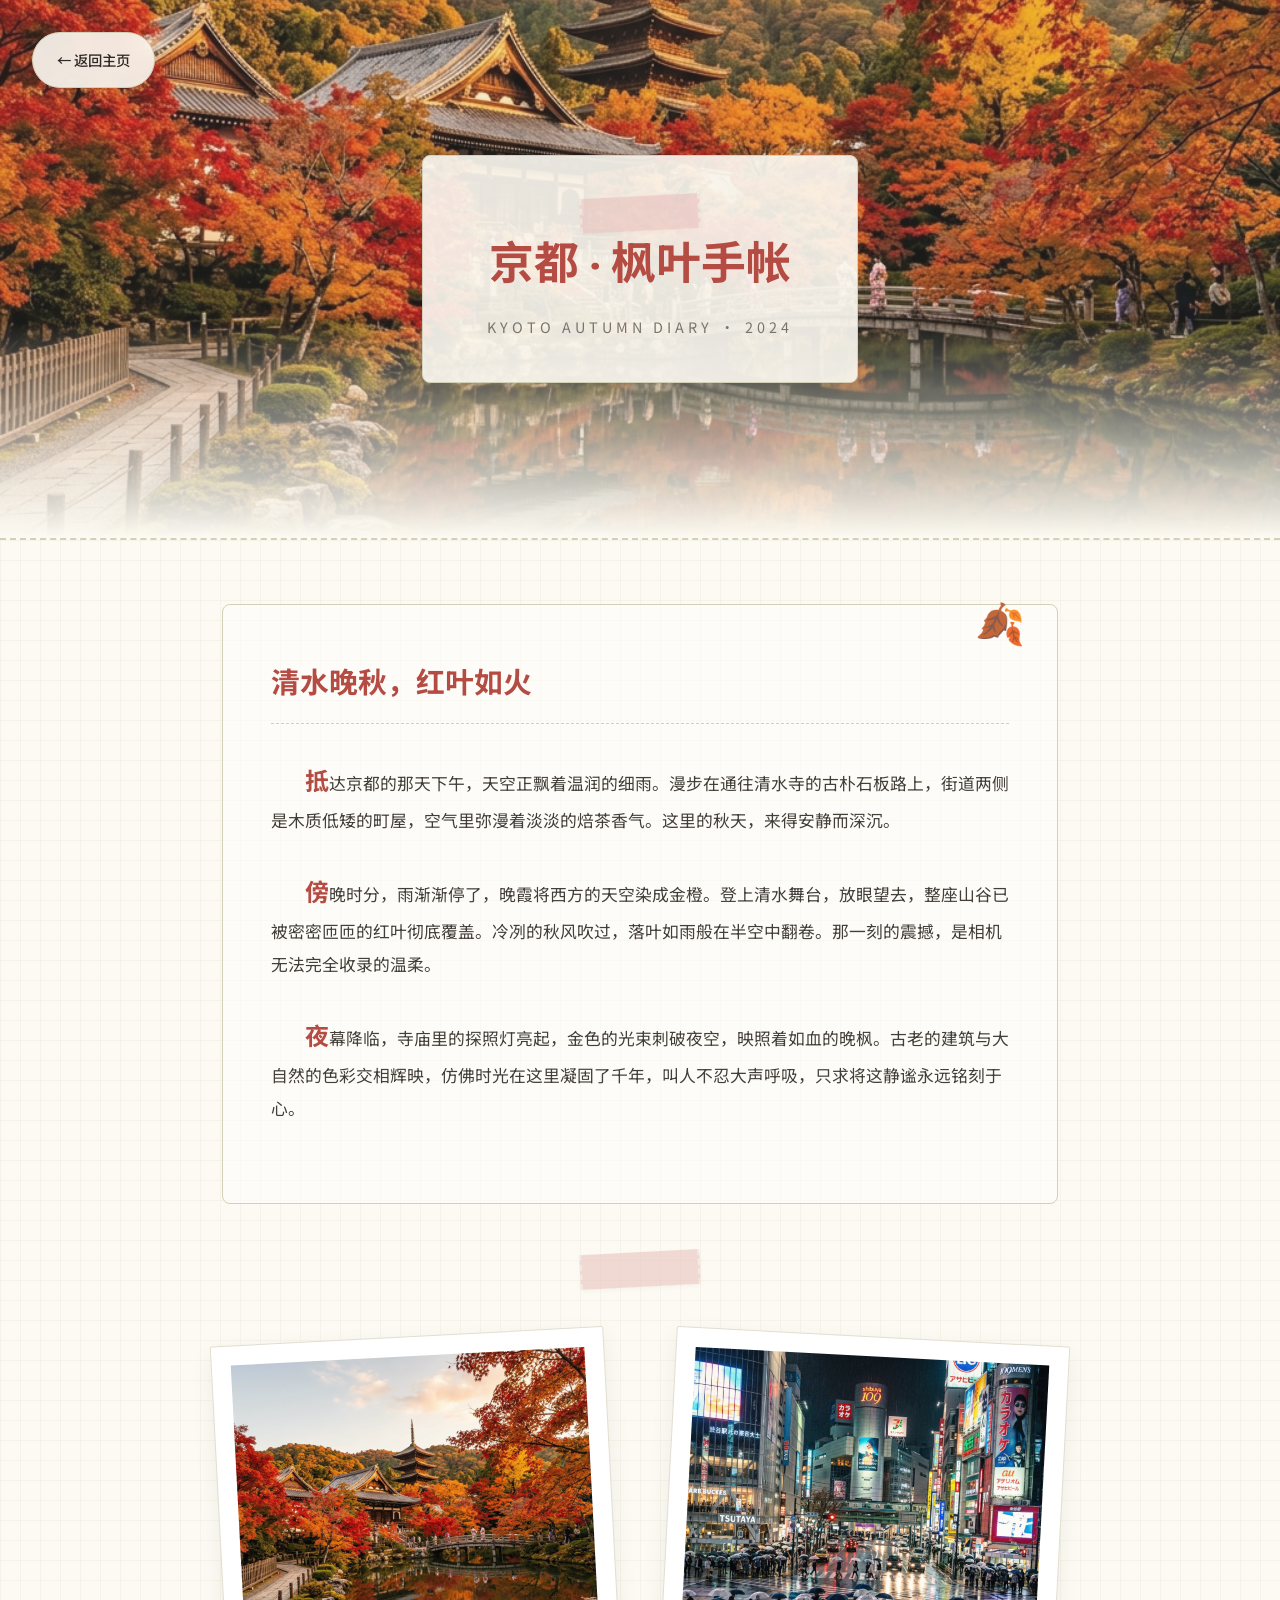
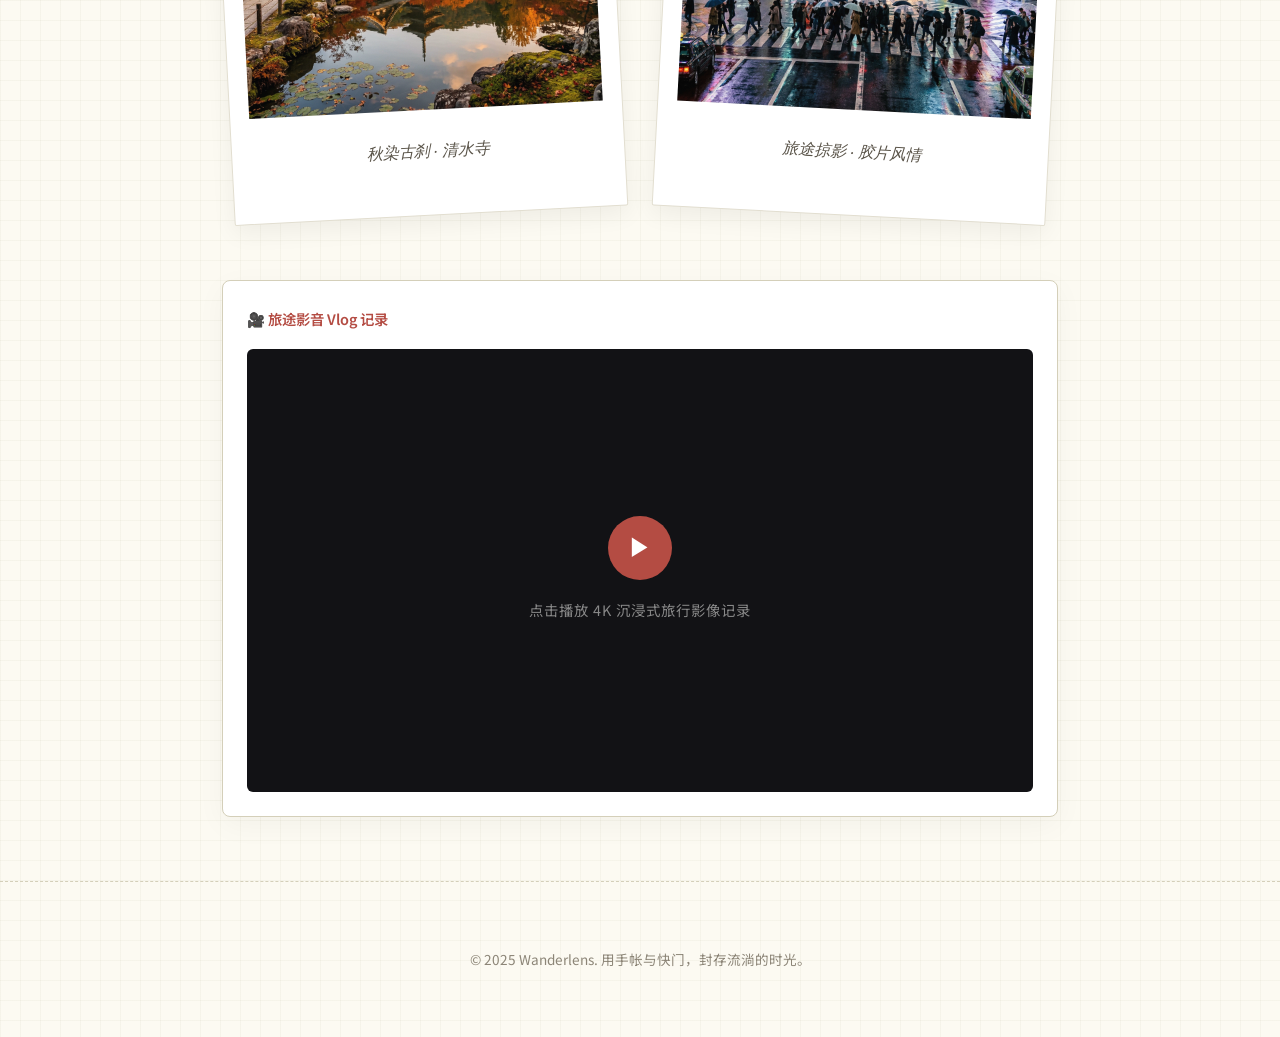
<file: http/kyoto.html>
<!DOCTYPE html>
<html lang="zh-CN">
<head>
  <meta charset="UTF-8">
  <meta name="viewport" content="width=device-width, initial-scale=1.0">
  <title>京都记事 | 漫行世界</title>
  <link rel="stylesheet" href="style.css">
  <style>
    /* ===== SCRAPBOOK JOURNAL EXCLUSIVE THEME ===== */
    :root {
      --sb-bg: #fcfaf2; /* Warm paper white */
      --sb-text: #2d2926; /* Deep charcoal */
      --sb-accent: #b44c43; /* Japanese maple crimson */
      --sb-accent-light: #e5b9b5;
      --sb-border: #d4cfb9;
      --sb-tape: rgba(229, 185, 181, 0.5);
    }

    body.scrapbook {
      background-color: var(--sb-bg);
      color: var(--sb-text);
      font-family: 'Noto Sans SC', serif;
      background-image: 
        linear-gradient(rgba(212, 207, 185, 0.15) 1px, transparent 1px),
        linear-gradient(90deg, rgba(212, 207, 185, 0.15) 1px, transparent 1px);
      background-size: 20px 20px; /* Graph paper texture */
      line-height: 2;
    }

    /* Floating Back Button */
    .back-btn {
      position: fixed; top: 2rem; left: 2rem; z-index: 100;
      display: inline-flex; align-items: center; gap: 0.5rem;
      padding: 0.8rem 1.5rem;
      background: rgba(252, 250, 242, 0.9);
      border: 1px solid var(--sb-border);
      border-radius: 30px;
      color: var(--sb-text);
      text-decoration: none;
      font-size: 0.9rem; font-weight: 500;
      box-shadow: 0 4px 15px rgba(0,0,0,0.05);
      backdrop-filter: blur(10px);
      transition: all 0.3s ease;
    }
    .back-btn:hover {
      background: var(--sb-accent);
      color: #fff;
      border-color: var(--sb-accent);
      transform: translateX(-5px);
    }

    /* Scrapbook Header */
    .sb-hero {
      height: 60vh; position: relative;
      display: flex; align-items: center; justify-content: center;
      overflow: hidden;
      border-bottom: 2px dashed var(--sb-border);
    }
    .sb-hero img {
      position: absolute; inset: 0;
      width: 100%; height: 100%; object-fit: cover;
      filter: sepia(10%) brightness(95%);
    }
    .sb-hero::after {
      content: ''; position: absolute; inset: 0;
      background: linear-gradient(to bottom, rgba(252,250,242,0.1) 60%, var(--sb-bg));
    }
    .sb-hero-content {
      position: relative; z-index: 2; text-align: center;
      background: rgba(252, 250, 242, 0.9);
      padding: 2.5rem 4rem;
      border: 1px solid var(--sb-border);
      box-shadow: 0 10px 30px rgba(0,0,0,0.05);
      border-radius: 8px;
      max-width: 90%;
    }
    .sb-hero-content h1 {
      font-size: 2.8rem; color: var(--sb-accent);
      margin-bottom: 0.5rem; font-weight: 700;
    }
    .sb-hero-subtitle {
      font-size: 0.9rem; text-transform: uppercase; letter-spacing: 4px;
      color: #7a756b;
    }

    /* Main Content Container */
    .sb-container {
      max-width: 900px; margin: 4rem auto;
      padding: 0 2rem;
    }

    /* Hand-drawn Washi Tape Effect */
    .washi-tape {
      width: 120px; height: 35px;
      background: var(--sb-tape);
      margin: 0 auto -15px;
      transform: rotate(-3deg);
      box-shadow: 0 2px 5px rgba(0,0,0,0.03);
      border-left: 2px dashed rgba(255,255,255,0.4);
      border-right: 2px dashed rgba(255,255,255,0.4);
    }

    /* Polaroid Image Gallery */
    .polaroid-gallery {
      display: grid; grid-template-columns: 1fr 1fr;
      gap: 3rem; margin: 4rem 0;
    }
    .polaroid {
      background: #fff;
      padding: 1.2rem 1.2rem 3rem;
      border: 1px solid #e2ded0;
      box-shadow: 0 8px 25px rgba(0,0,0,0.06);
      border-radius: 2px;
      transition: transform 0.4s ease;
    }
    .polaroid img {
      width: 100%; aspect-ratio: 1; object-fit: cover;
      filter: contrast(95%) sepia(5%);
      margin-bottom: 1rem;
    }
    .polaroid-caption {
      font-family: 'Playfair Display', serif;
      text-align: center; font-size: 1rem;
      font-style: italic; color: #5a5449;
    }
    .polaroid.left { transform: rotate(-3deg); }
    .polaroid.right { transform: rotate(3deg); }
    .polaroid:hover {
      transform: scale(1.03) rotate(0deg);
      z-index: 10;
    }

    /* Video Player Area */
    .video-journal {
      background: #fff;
      border: 1px solid var(--sb-border);
      border-radius: 8px;
      padding: 1.5rem;
      margin: 4rem 0;
      box-shadow: 0 8px 30px rgba(0,0,0,0.04);
    }
    .video-label {
      font-size: 0.9rem; color: var(--sb-accent);
      margin-bottom: 1rem; font-weight: 600;
      display: flex; align-items: center; gap: 0.5rem;
    }
    .video-container {
      position: relative; width: 100%; aspect-ratio: 16/9;
      background: #121215; border-radius: 6px;
      overflow: hidden;
      display: flex; align-items: center; justify-content: center;
    }
    .video-placeholder {
      color: #888; text-align: center;
    }
    .play-btn {
      width: 64px; height: 64px; border-radius: 50%;
      background: var(--sb-accent); color: white;
      border: none; cursor: pointer; font-size: 1.5rem;
      display: inline-flex; align-items: center; justify-content: center;
      margin-bottom: 1rem;
      transition: transform 0.3s ease;
    }
    .play-btn:hover { transform: scale(1.1); }

    /* Journal Paragraph Style */
    .journal-entry {
      background: rgba(255, 255, 255, 0.4);
      border: 1px solid var(--sb-border);
      border-radius: 8px;
      padding: 3rem;
      margin: 3rem 0;
      position: relative;
    }
    .journal-entry::before {
      content: '🍂'; position: absolute; top: -1.5rem; right: 2rem;
      font-size: 2.5rem;
    }
    .journal-title {
      font-size: 1.8rem; color: var(--sb-accent);
      margin-bottom: 2rem; font-weight: 700;
      border-bottom: 1px dashed var(--sb-border);
      padding-bottom: 0.8rem;
    }
    .journal-entry p {
      font-size: 1.05rem; margin-bottom: 1.8rem;
      text-indent: 2em; color: #433e38;
    }
    .journal-entry p::first-letter {
      font-size: 1.5rem; color: var(--sb-accent);
      font-weight: bold;
    }

    /* Page Footer */
    .sb-footer {
      text-align: center; padding: 4rem 2rem;
      border-top: 1px dashed var(--sb-border);
      color: #8c8577; font-size: 0.85rem;
    }
  </style>
</head>
<body class="scrapbook">

  <!-- Floating Back Button -->
  <a href="./index.html" class="back-btn">← 返回主页</a>

  <!-- Header Banner -->
  <section class="sb-hero">
    <img src="images/dest_kyoto.png" alt="京都秋色">
    <div class="sb-hero-content">
      <div class="washi-tape" style="top: -45px; left: -10px;"></div>
      <h1>京都 · 枫叶手帐</h1>
      <p class="sb-hero-subtitle">Kyoto Autumn Diary · 2024</p>
    </div>
  </section>

  <!-- Content Container -->
  <main class="sb-container">

    <!-- Journal Section -->
    <article class="journal-entry">
      <h2 class="journal-title">清水晚秋，红叶如火</h2>
      <p>
        抵达京都的那天下午，天空正飘着温润的细雨。漫步在通往清水寺的古朴石板路上，街道两侧是木质低矮的町屋，空气里弥漫着淡淡的焙茶香气。这里的秋天，来得安静而深沉。
      </p>
      <p>
        傍晚时分，雨渐渐停了，晚霞将西方的天空染成金橙。登上清水舞台，放眼望去，整座山谷已被密密匝匝的红叶彻底覆盖。冷冽的秋风吹过，落叶如雨般在半空中翻卷。那一刻的震撼，是相机无法完全收录的温柔。
      </p>
      <p>
        夜幕降临，寺庙里的探照灯亮起，金色的光束刺破夜空，映照着如血的晚枫。古老的建筑与大自然的色彩交相辉映，仿佛时光在这里凝固了千年，叫人不忍大声呼吸，只求将这静谧永远铭刻于心。
      </p>
    </article>

    <!-- Polaroid Gallery -->
    <section>
      <div class="washi-tape"></div>
      <div class="polaroid-gallery">
        <div class="polaroid left">
          <img src="images/dest_kyoto.png" alt="古寺一隅">
          <div class="polaroid-caption">秋染古刹 · 清水寺</div>
        </div>
        <div class="polaroid right">
          <img src="images/dest_tokyo.png" alt="霓虹掠影">
          <div class="polaroid-caption">旅途掠影 · 胶片风情</div>
        </div>
      </div>
    </section>

    <!-- Video Journal Placeholder -->
    <section class="video-journal">
      <div class="video-label">🎥 旅途影音 Vlog 记录</div>
      <div class="video-container">
        <div class="video-placeholder">
          <button class="play-btn" onclick="alert('即将播放 Kyoto Travel Video...')">▶</button>
          <p style="font-size:0.9rem; letter-spacing: 1px;">点击播放 4K 沉浸式旅行影像记录</p>
        </div>
      </div>
    </section>

  </main>

  <footer class="sb-footer">
    <p>© 2025 Wanderlens. 用手帐与快门，封存流淌的时光。</p>
  </footer>

</body>
</html>
</file>
<file: http/style.css>
@import url('https://fonts.googleapis.com/css2?family=Playfair+Display:ital,wght@0,400;0,700;1,400&family=Inter:wght@300;400;500;600&family=Noto+Sans+SC:wght@300;400;500;700&display=swap');

*, *::before, *::after { margin: 0; padding: 0; box-sizing: border-box; }

:root {
  --bg-primary: #0a0a0f;
  --bg-secondary: #12121a;
  --bg-card: #1a1a2e;
  --text-primary: #f0ece2;
  --text-secondary: #a8a4b8;
  --accent: #c9a96e;
  --accent-light: #e0c98f;
  --glass: rgba(255,255,255,0.05);
  --glass-border: rgba(255,255,255,0.08);
  --shadow: 0 8px 32px rgba(0,0,0,0.4);
  --transition: 0.4s cubic-bezier(0.25,0.46,0.45,0.94);
}

html { scroll-behavior: smooth; font-size: 16px; }
body {
  font-family: 'Inter', 'Noto Sans SC', sans-serif;
  background: var(--bg-primary);
  color: var(--text-primary);
  overflow-x: hidden;
  line-height: 1.7;
}

h1, h2, h3, h4 { font-family: 'Playfair Display', 'Noto Sans SC', serif; font-weight: 700; }

/* ===== NAVIGATION ===== */
.nav {
  position: fixed; top: 0; left: 0; width: 100%; z-index: 1000;
  padding: 1.2rem 3rem;
  display: flex; justify-content: space-between; align-items: center;
  transition: var(--transition);
}
.nav.scrolled {
  background: rgba(10,10,15,0.92);
  backdrop-filter: blur(20px);
  border-bottom: 1px solid var(--glass-border);
}
.nav-logo {
  font-family: 'Playfair Display', serif;
  font-size: 1.5rem; font-weight: 700;
  color: var(--text-primary);
  text-decoration: none;
  letter-spacing: 2px;
}
.nav-logo span { color: var(--accent); }
.nav-links { display: flex; gap: 2.5rem; list-style: none; }
.nav-links a {
  color: var(--text-secondary);
  text-decoration: none;
  font-size: 0.85rem;
  font-weight: 500;
  letter-spacing: 1.5px;
  text-transform: uppercase;
  transition: var(--transition);
  position: relative;
}
.nav-links a::after {
  content: ''; position: absolute; bottom: -4px; left: 0;
  width: 0; height: 1.5px;
  background: var(--accent);
  transition: var(--transition);
}
.nav-links a:hover { color: var(--accent); }
.nav-links a:hover::after { width: 100%; }

.menu-toggle { display: none; background: none; border: none; cursor: pointer; padding: 0.5rem; }
.menu-toggle span {
  display: block; width: 24px; height: 2px;
  background: var(--text-primary);
  margin: 5px 0; transition: var(--transition);
}

/* ===== HERO SECTION ===== */
.hero {
  position: relative; height: 100vh; width: 100%;
  display: flex; align-items: center; justify-content: center;
  overflow: hidden;
}
.hero-bg {
  position: absolute; top: 0; left: 0; width: 100%; height: 100%;
  object-fit: cover;
  transform: scale(1.05);
  animation: heroZoom 20s ease-in-out infinite alternate;
}
@keyframes heroZoom { from { transform: scale(1); } to { transform: scale(1.08); } }
.hero-overlay {
  position: absolute; top: 0; left: 0; width: 100%; height: 100%;
  background: linear-gradient(180deg, rgba(10,10,15,0.3) 0%, rgba(10,10,15,0.5) 50%, rgba(10,10,15,0.95) 100%);
}
.hero-content {
  position: relative; z-index: 2;
  text-align: center;
  animation: fadeUp 1.5s ease-out;
}
@keyframes fadeUp {
  from { opacity: 0; transform: translateY(40px); }
  to { opacity: 1; transform: translateY(0); }
}
.hero-subtitle {
  font-size: 0.9rem; letter-spacing: 6px; text-transform: uppercase;
  color: var(--accent); margin-bottom: 1.5rem; font-weight: 500;
}
.hero-title {
  font-size: clamp(2.5rem, 6vw, 5rem);
  line-height: 1.15;
  margin-bottom: 1.5rem;
  background: linear-gradient(135deg, var(--text-primary) 0%, var(--accent-light) 100%);
  -webkit-background-clip: text; -webkit-text-fill-color: transparent;
  background-clip: text;
}
.hero-desc {
  font-size: 1.1rem; color: var(--text-secondary);
  max-width: 500px; margin: 0 auto 2.5rem;
  font-weight: 300;
}
.hero-cta {
  display: inline-flex; align-items: center; gap: 0.8rem;
  padding: 0.9rem 2.5rem;
  background: transparent;
  border: 1.5px solid var(--accent);
  color: var(--accent);
  font-family: 'Inter', sans-serif;
  font-size: 0.85rem;
  letter-spacing: 2px;
  text-transform: uppercase;
  text-decoration: none;
  cursor: pointer;
  transition: var(--transition);
}
.hero-cta:hover {
  background: var(--accent);
  color: var(--bg-primary);
}
.scroll-indicator {
  position: absolute; bottom: 2rem; left: 50%;
  transform: translateX(-50%);
  display: flex; flex-direction: column; align-items: center;
  gap: 0.5rem; z-index: 2;
  animation: bounce 2s infinite;
}
@keyframes bounce { 0%,100% { transform: translateX(-50%) translateY(0); } 50% { transform: translateX(-50%) translateY(10px); } }
.scroll-indicator span { font-size: 0.7rem; letter-spacing: 3px; text-transform: uppercase; color: var(--text-secondary); }
.scroll-line { width: 1px; height: 40px; background: linear-gradient(to bottom, var(--accent), transparent); }

/* ===== SECTION COMMON ===== */
.section { padding: 8rem 3rem; max-width: 1400px; margin: 0 auto; }
.section-header { text-align: center; margin-bottom: 5rem; }
.section-label {
  font-size: 0.8rem; letter-spacing: 4px; text-transform: uppercase;
  color: var(--accent); margin-bottom: 1rem; font-weight: 500;
}
.section-title {
  font-size: clamp(2rem, 4vw, 3.2rem);
  margin-bottom: 1.2rem;
}
.section-desc {
  color: var(--text-secondary); max-width: 600px; margin: 0 auto;
  font-size: 1rem; font-weight: 300;
}
.divider {
  width: 60px; height: 2px;
  background: linear-gradient(to right, transparent, var(--accent), transparent);
  margin: 1.5rem auto 0;
}

/* ===== FOOTPRINT MAP ===== */
.map-section { padding: 6rem 3rem; }
.map-container {
  max-width: 1200px; margin: 0 auto;
  background: var(--bg-secondary);
  border-radius: 16px;
  border: 1px solid var(--glass-border);
  padding: 3rem;
  position: relative;
  overflow: hidden;
}
.map-container::before {
  content: ''; position: absolute; top: -50%; left: -50%;
  width: 200%; height: 200%;
  background: radial-gradient(circle at 30% 40%, rgba(201,169,110,0.03) 0%, transparent 50%);
  pointer-events: none;
}
.world-map {
  width: 100%; max-width: 1000px; margin: 0 auto;
  position: relative; display: block;
}
.world-map svg { width: 100%; height: auto; }
.world-map svg path {
  fill: #161624; stroke: #2a2a40; stroke-width: 0.8;
  transition: all 0.5s ease-in-out;
  cursor: pointer;
}
.world-map svg path:hover {
  fill: #222238;
}
.world-map svg path.visited {
  fill: var(--accent);
  filter: drop-shadow(0 0 4px rgba(201, 169, 110, 0.4));
  opacity: 0.85;
}
.world-map svg path.visited:hover {
  fill: var(--accent-light);
  filter: drop-shadow(0 0 12px rgba(201, 169, 110, 0.8));
  opacity: 1;
}

.map-stats {
  display: flex; justify-content: center; gap: 4rem;
  margin-top: 3rem; flex-wrap: wrap;
}
.stat-item { text-align: center; }
.stat-number {
  font-family: 'Playfair Display', serif;
  font-size: 3rem; color: var(--accent);
  line-height: 1;
}
.stat-label {
  font-size: 0.8rem; color: var(--text-secondary);
  letter-spacing: 2px; text-transform: uppercase;
  margin-top: 0.5rem;
}

/* ===== DESTINATIONS GRID ===== */
.dest-filters {
  display: flex; justify-content: center; gap: 1rem;
  margin-bottom: 3rem; flex-wrap: wrap;
}
.filter-btn {
  padding: 0.6rem 1.8rem;
  background: transparent;
  border: 1px solid var(--glass-border);
  color: var(--text-secondary);
  font-family: 'Inter', sans-serif;
  font-size: 0.8rem;
  letter-spacing: 1px;
  cursor: pointer;
  transition: var(--transition);
  border-radius: 30px;
}
.filter-btn:hover, .filter-btn.active {
  border-color: var(--accent);
  color: var(--accent);
  background: rgba(201,169,110,0.08);
}

.dest-grid {
  display: grid;
  grid-template-columns: repeat(auto-fill, minmax(320px, 1fr));
  gap: 1.5rem;
}
.dest-card {
  position: relative;
  border-radius: 12px;
  overflow: hidden;
  cursor: pointer;
  aspect-ratio: 4/3;
  group: dest;
}
.dest-card:nth-child(1) { grid-row: span 2; aspect-ratio: auto; }
.dest-card img {
  width: 100%; height: 100%; object-fit: cover;
  transition: transform 0.8s cubic-bezier(0.25,0.46,0.45,0.94);
}
.dest-card:hover img { transform: scale(1.08); }
.dest-card-overlay {
  position: absolute; inset: 0;
  background: linear-gradient(0deg, rgba(0,0,0,0.8) 0%, transparent 60%);
  display: flex; flex-direction: column;
  justify-content: flex-end;
  padding: 2rem;
  transition: var(--transition);
}
.dest-card:hover .dest-card-overlay {
  background: linear-gradient(0deg, rgba(0,0,0,0.9) 0%, rgba(201,169,110,0.1) 100%);
}
.dest-card-tag {
  font-size: 0.7rem; letter-spacing: 2px; text-transform: uppercase;
  color: var(--accent); margin-bottom: 0.5rem;
}
.dest-card-title {
  font-family: 'Playfair Display', serif;
  font-size: 1.4rem; margin-bottom: 0.3rem;
}
.dest-card-count {
  font-size: 0.8rem; color: var(--text-secondary);
  opacity: 0; transform: translateY(10px);
  transition: var(--transition);
}
.dest-card:hover .dest-card-count { opacity: 1; transform: translateY(0); }

/* ===== TIMELINE ===== */
.timeline-container { position: relative; max-width: 1000px; margin: 0 auto; }
.timeline-line {
  position: absolute; left: 50%; top: 0;
  width: 1px; height: 100%;
  background: linear-gradient(to bottom, transparent, var(--accent), var(--accent), transparent);
  transform: translateX(-50%);
}
.timeline-item {
  display: flex; align-items: center;
  margin-bottom: 5rem; position: relative;
  opacity: 0; transform: translateY(30px);
  transition: all 0.6s ease-out;
}
.timeline-item.visible { opacity: 1; transform: translateY(0); }
.timeline-item:nth-child(odd) { flex-direction: row; }
.timeline-item:nth-child(even) { flex-direction: row-reverse; }
.timeline-item:nth-child(odd) .tl-content { padding-right: 4rem; text-align: right; }
.timeline-item:nth-child(even) .tl-content { padding-left: 4rem; text-align: left; }

.tl-dot {
  position: absolute; left: 50%;
  transform: translateX(-50%);
  width: 14px; height: 14px;
  background: var(--accent);
  border-radius: 50%;
  border: 3px solid var(--bg-primary);
  z-index: 2;
  box-shadow: 0 0 20px rgba(201,169,110,0.3);
}
.tl-content { width: 50%; }
.tl-year {
  font-family: 'Playfair Display', serif;
  font-size: 0.9rem; color: var(--accent);
  letter-spacing: 2px; margin-bottom: 0.8rem;
}
.tl-image {
  width: 100%; border-radius: 10px;
  overflow: hidden; margin-bottom: 1rem;
  aspect-ratio: 16/9;
}
.tl-image img { width: 100%; height: 100%; object-fit: cover; transition: transform 0.6s ease; }
.tl-image:hover img { transform: scale(1.05); }
.tl-title {
  font-family: 'Playfair Display', serif;
  font-size: 1.3rem; margin-bottom: 0.4rem;
}
.tl-desc { font-size: 0.9rem; color: var(--text-secondary); font-weight: 300; }

.timeline-year-marker {
  text-align: center; position: relative;
  margin: 4rem 0;
}
.timeline-year-marker span {
  font-family: 'Playfair Display', serif;
  font-size: 2.5rem; color: var(--accent);
  background: var(--bg-primary);
  padding: 0 2rem;
  position: relative; z-index: 2;
}

/* ===== GALLERY ===== */
.gallery-tabs {
  display: flex; justify-content: center; gap: 2rem;
  margin-bottom: 3rem;
}
.gallery-tab {
  padding: 0.7rem 0; background: none; border: none;
  color: var(--text-secondary);
  font-family: 'Inter', sans-serif;
  font-size: 0.9rem; letter-spacing: 1px;
  cursor: pointer; position: relative;
  transition: var(--transition);
}
.gallery-tab.active { color: var(--accent); }
.gallery-tab::after {
  content: ''; position: absolute; bottom: 0; left: 0;
  width: 0; height: 2px; background: var(--accent);
  transition: var(--transition);
}
.gallery-tab.active::after { width: 100%; }

.masonry {
  columns: 4; column-gap: 1rem;
}
.masonry-item {
  break-inside: avoid; margin-bottom: 1rem;
  border-radius: 8px; overflow: hidden;
  cursor: pointer; position: relative;
}
.masonry-item img {
  width: 100%; display: block;
  transition: transform 0.6s ease, filter 0.4s ease;
}
.masonry-item:hover img { transform: scale(1.03); filter: brightness(1.1); }
.masonry-item .img-label {
  position: absolute; bottom: 0; left: 0; right: 0;
  padding: 1.5rem 1rem 1rem;
  background: linear-gradient(transparent, rgba(0,0,0,0.7));
  opacity: 0; transition: var(--transition);
}
.masonry-item:hover .img-label { opacity: 1; }
.img-label span {
  font-size: 0.75rem; color: var(--text-primary);
  letter-spacing: 1px;
}

/* ===== LIGHTBOX ===== */
.lightbox {
  position: fixed; inset: 0; z-index: 9999;
  background: rgba(0,0,0,0.95);
  display: none; align-items: center; justify-content: center;
  opacity: 0; transition: opacity 0.4s ease;
}
.lightbox.active { display: flex; opacity: 1; }
.lightbox img {
  max-width: 90vw; max-height: 85vh;
  object-fit: contain; border-radius: 4px;
}
.lightbox-close {
  position: absolute; top: 2rem; right: 2rem;
  background: none; border: none;
  color: var(--text-primary); font-size: 2rem;
  cursor: pointer; width: 48px; height: 48px;
  display: flex; align-items: center; justify-content: center;
  transition: var(--transition);
}
.lightbox-close:hover { color: var(--accent); transform: rotate(90deg); }
.lightbox-nav {
  position: absolute; top: 50%;
  transform: translateY(-50%);
  background: rgba(255,255,255,0.1);
  border: 1px solid rgba(255,255,255,0.2);
  color: white; font-size: 1.5rem;
  width: 50px; height: 50px;
  border-radius: 50%;
  cursor: pointer;
  display: flex; align-items: center; justify-content: center;
  transition: var(--transition);
}
.lightbox-nav:hover { background: var(--accent); border-color: var(--accent); }
.lightbox-prev { left: 2rem; }
.lightbox-next { right: 2rem; }
.lightbox-caption {
  position: absolute; bottom: 2rem; left: 50%;
  transform: translateX(-50%);
  color: var(--text-secondary);
  font-size: 0.9rem; letter-spacing: 1px;
  text-align: center;
}

/* ===== ABOUT ===== */
.about-minimal {
  max-width: 800px;
  margin: 0 auto;
  text-align: center;
  padding: 2rem 1rem;
}
.about-min-title {
  font-size: clamp(1.8rem, 3vw, 2.6rem);
  margin-bottom: 2rem;
  letter-spacing: 1.5px;
  background: linear-gradient(135deg, var(--text-primary) 0%, var(--accent-light) 100%);
  -webkit-background-clip: text; -webkit-text-fill-color: transparent;
  background-clip: text;
}
.about-min-p {
  color: var(--text-secondary);
  font-size: 1.05rem;
  font-weight: 300;
  line-height: 2;
  margin-bottom: 1.8rem;
  letter-spacing: 0.5px;
}
.about-philosophy {
  margin-top: 3rem;
  padding: 2rem;
  background: var(--glass);
  border: 1px solid var(--glass-border);
  border-radius: 12px;
  font-style: italic;
  color: var(--accent-light);
  font-family: 'Playfair Display', serif;
  font-size: 1.15rem;
  line-height: 1.8;
  display: inline-block;
  letter-spacing: 1px;
}

/* ===== FOOTER ===== */
.footer {
  border-top: 1px solid var(--glass-border);
  padding: 4rem 3rem 2rem;
  text-align: center;
}
.footer-links { display: flex; justify-content: center; gap: 2rem; margin-bottom: 2rem; flex-wrap: wrap; }
.footer-links a {
  color: var(--text-secondary); text-decoration: none;
  font-size: 0.85rem; letter-spacing: 1px;
  transition: var(--transition);
}
.footer-links a:hover { color: var(--accent); }
.footer-social { display: flex; justify-content: center; gap: 1.5rem; margin-bottom: 2rem; }
.footer-social a {
  width: 40px; height: 40px;
  border: 1px solid var(--glass-border);
  border-radius: 50%;
  display: flex; align-items: center; justify-content: center;
  color: var(--text-secondary);
  text-decoration: none;
  transition: var(--transition);
  font-size: 1rem;
}
.footer-social a:hover {
  border-color: var(--accent);
  color: var(--accent);
  transform: translateY(-3px);
}
.footer-copy { font-size: 0.75rem; color: var(--text-secondary); opacity: 0.6; }

/* ===== DETAIL PAGE ===== */
.detail-hero {
  height: 70vh; position: relative;
  display: flex; align-items: flex-end;
  overflow: hidden;
}
.detail-hero img {
  position: absolute; inset: 0;
  width: 100%; height: 100%; object-fit: cover;
}
.detail-hero-overlay {
  position: absolute; inset: 0;
  background: linear-gradient(transparent 40%, rgba(10,10,15,0.95));
}
.detail-hero-content {
  position: relative; z-index: 2;
  padding: 4rem 3rem;
  max-width: 800px;
}
.detail-hero-content h1 { font-size: 3rem; margin-bottom: 0.5rem; }
.detail-meta {
  display: flex; gap: 2rem;
  color: var(--text-secondary); font-size: 0.85rem;
}
.article-body {
  max-width: 720px; margin: 4rem auto;
  padding: 0 2rem;
}
.article-body p {
  font-size: 1.05rem; line-height: 2;
  color: var(--text-secondary);
  margin-bottom: 2rem; font-weight: 300;
}
.article-body .full-img {
  width: 100vw; margin-left: calc(-50vw + 50%);
  margin-bottom: 2rem;
}
.article-body .full-img img { width: 100%; display: block; }
.article-body .img-pair {
  display: grid; grid-template-columns: 1fr 1fr;
  gap: 1rem; margin-bottom: 2rem;
}
.article-body .img-pair img { width: 100%; border-radius: 8px; }

/* ===== ANIMATIONS ===== */
.fade-in {
  opacity: 0; transform: translateY(30px);
  transition: all 0.8s ease-out;
}
.fade-in.visible { opacity: 1; transform: translateY(0); }

/* ===== RESPONSIVE ===== */
@media (max-width: 1024px) {
  .masonry { columns: 3; }
  .about-grid { grid-template-columns: 1fr; gap: 3rem; }
}
@media (max-width: 768px) {
  .nav { padding: 1rem 1.5rem; }
  .nav-links {
    display: none; position: fixed;
    top: 0; left: 0; width: 100%; height: 100vh;
    background: rgba(10,10,15,0.98);
    flex-direction: column;
    align-items: center; justify-content: center;
    gap: 2rem;
  }
  .nav-links.open { display: flex; }
  .menu-toggle { display: block; z-index: 1001; }
  .section { padding: 5rem 1.5rem; }
  .masonry { columns: 2; }
  .dest-grid { grid-template-columns: 1fr; }
  .dest-card:nth-child(1) { grid-row: span 1; }
  .timeline-line { left: 1.5rem; }
  .timeline-item, .timeline-item:nth-child(even) { flex-direction: column; align-items: flex-start; padding-left: 3.5rem; }
  .tl-content { width: 100% !important; padding: 0 !important; text-align: left !important; }
  .tl-dot { left: 1.5rem; }
  .map-stats { gap: 2rem; }
  .gear-list { grid-template-columns: 1fr; }
  .about-image::after { display: none; }
  .hero-title { font-size: 2.2rem; }
}
@media (max-width: 480px) {
  .masonry { columns: 1; }
  .map-container { padding: 1.5rem; }
  .stat-number { font-size: 2rem; }
}
</file>
